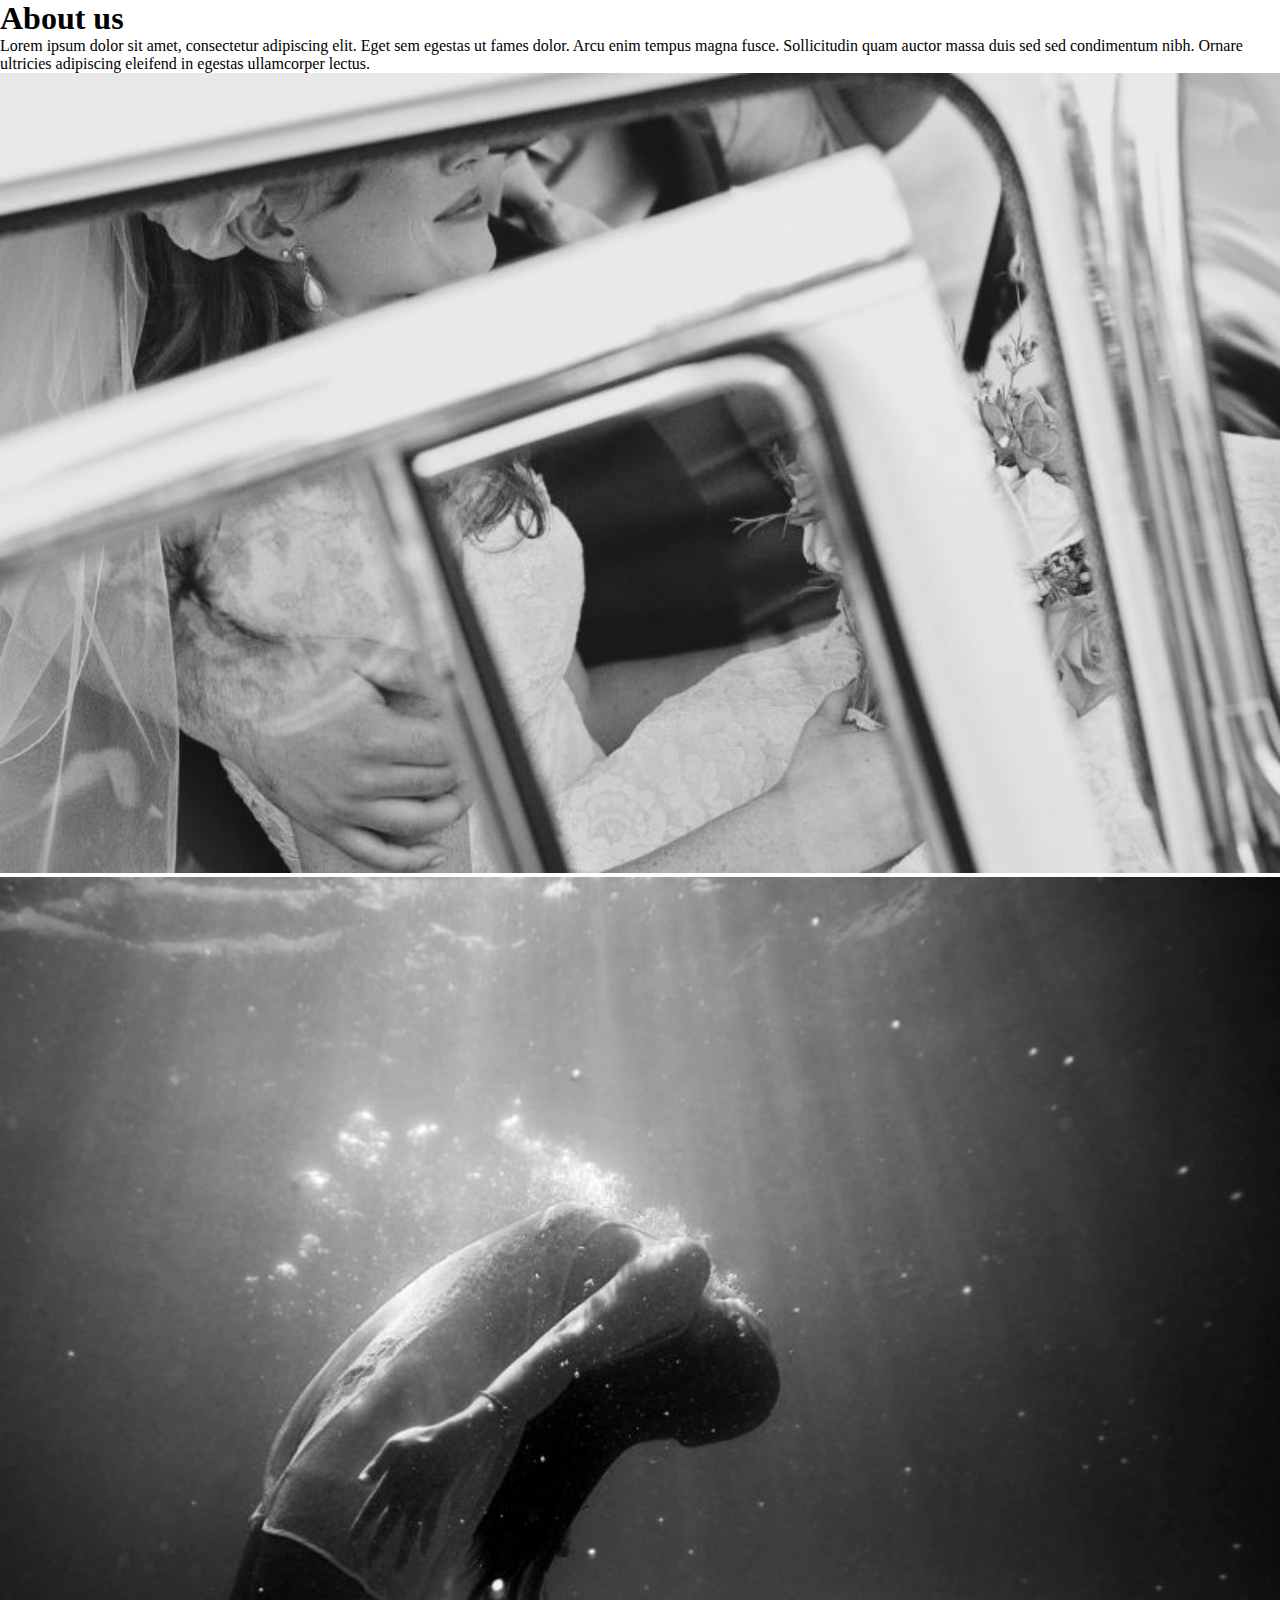
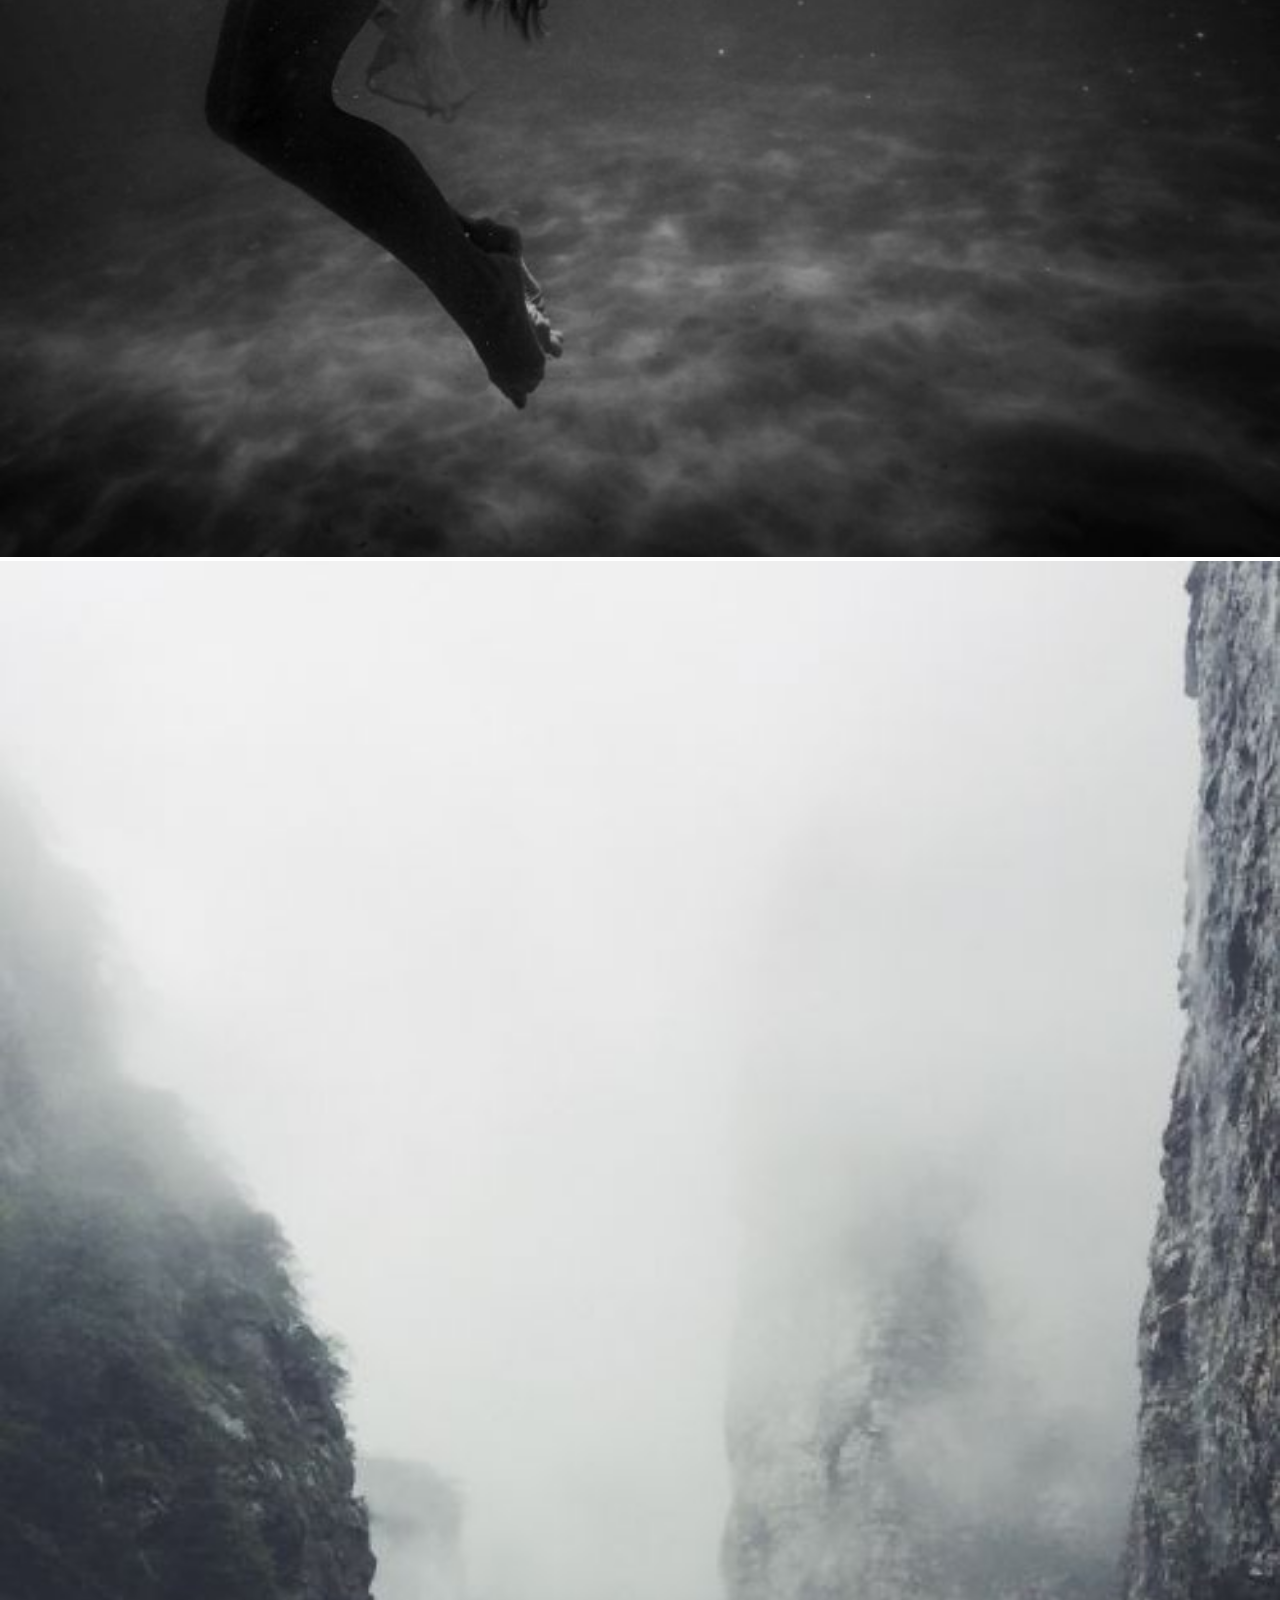
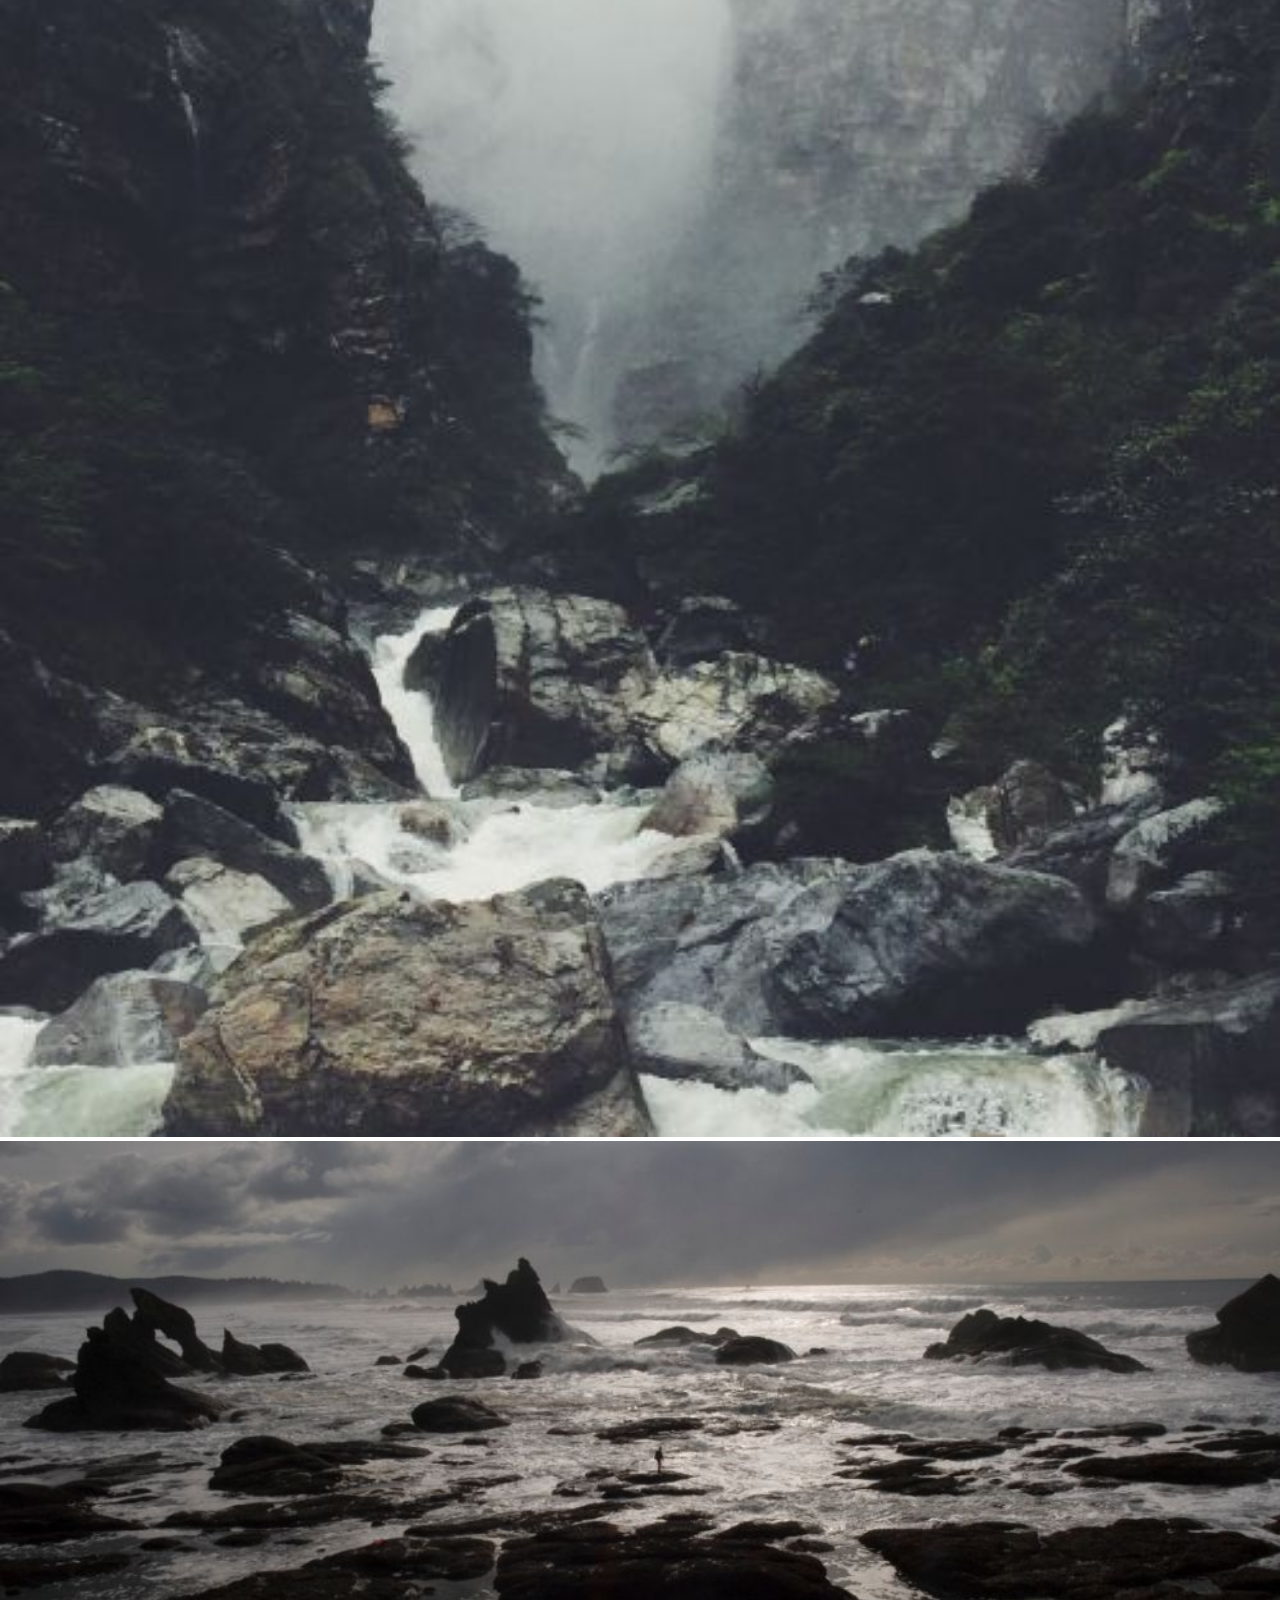
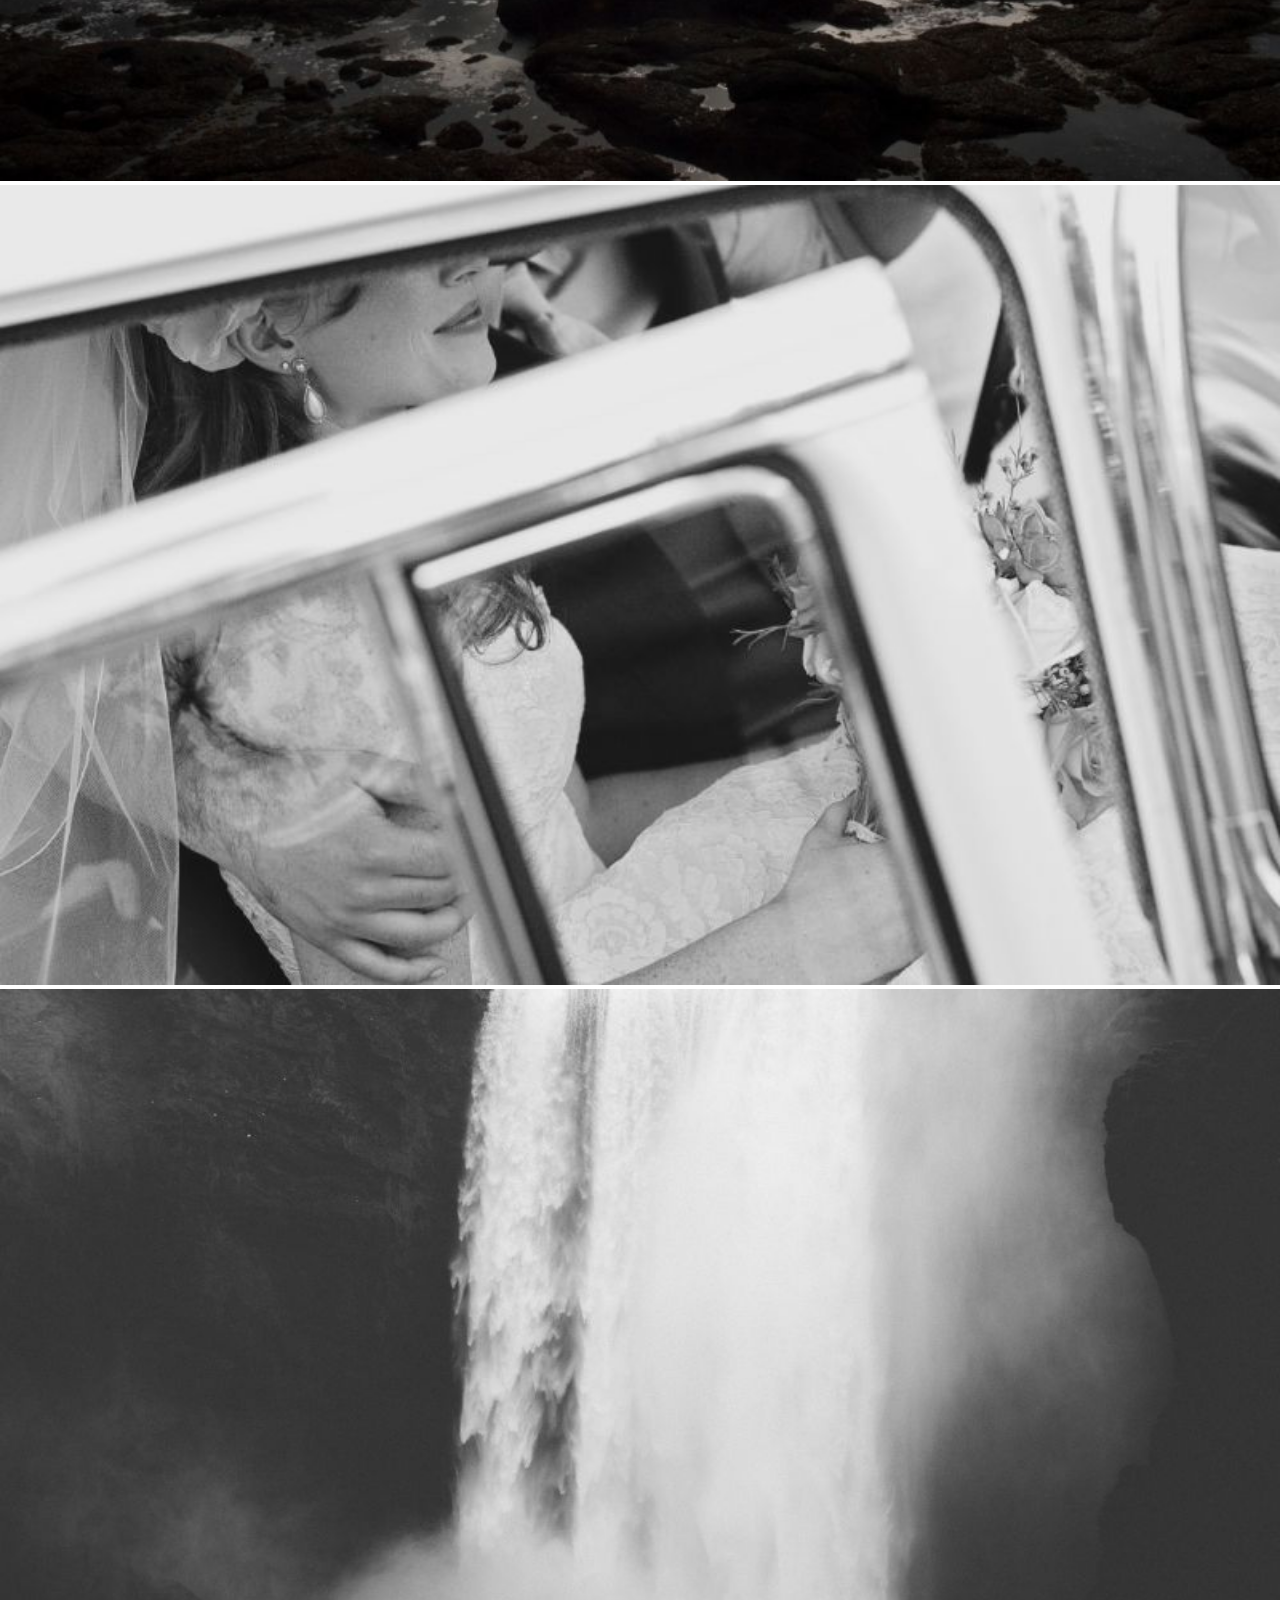
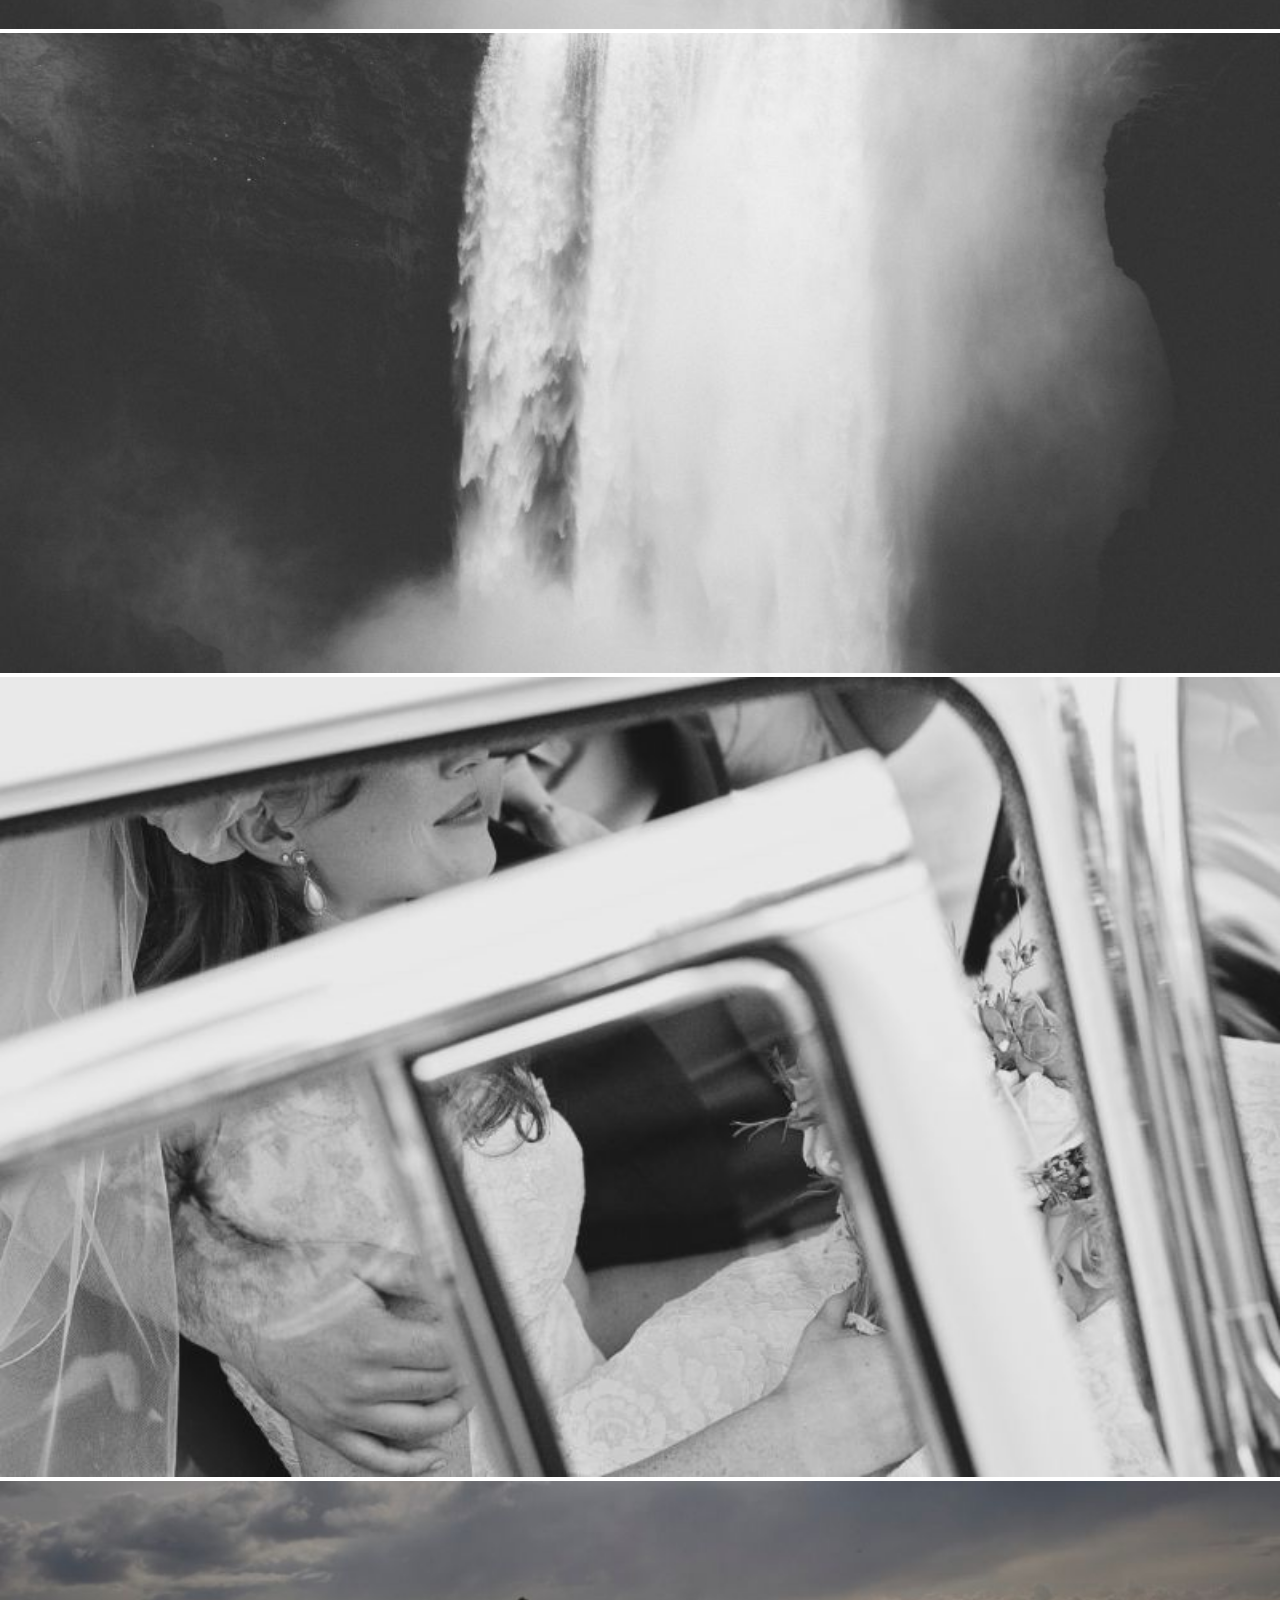
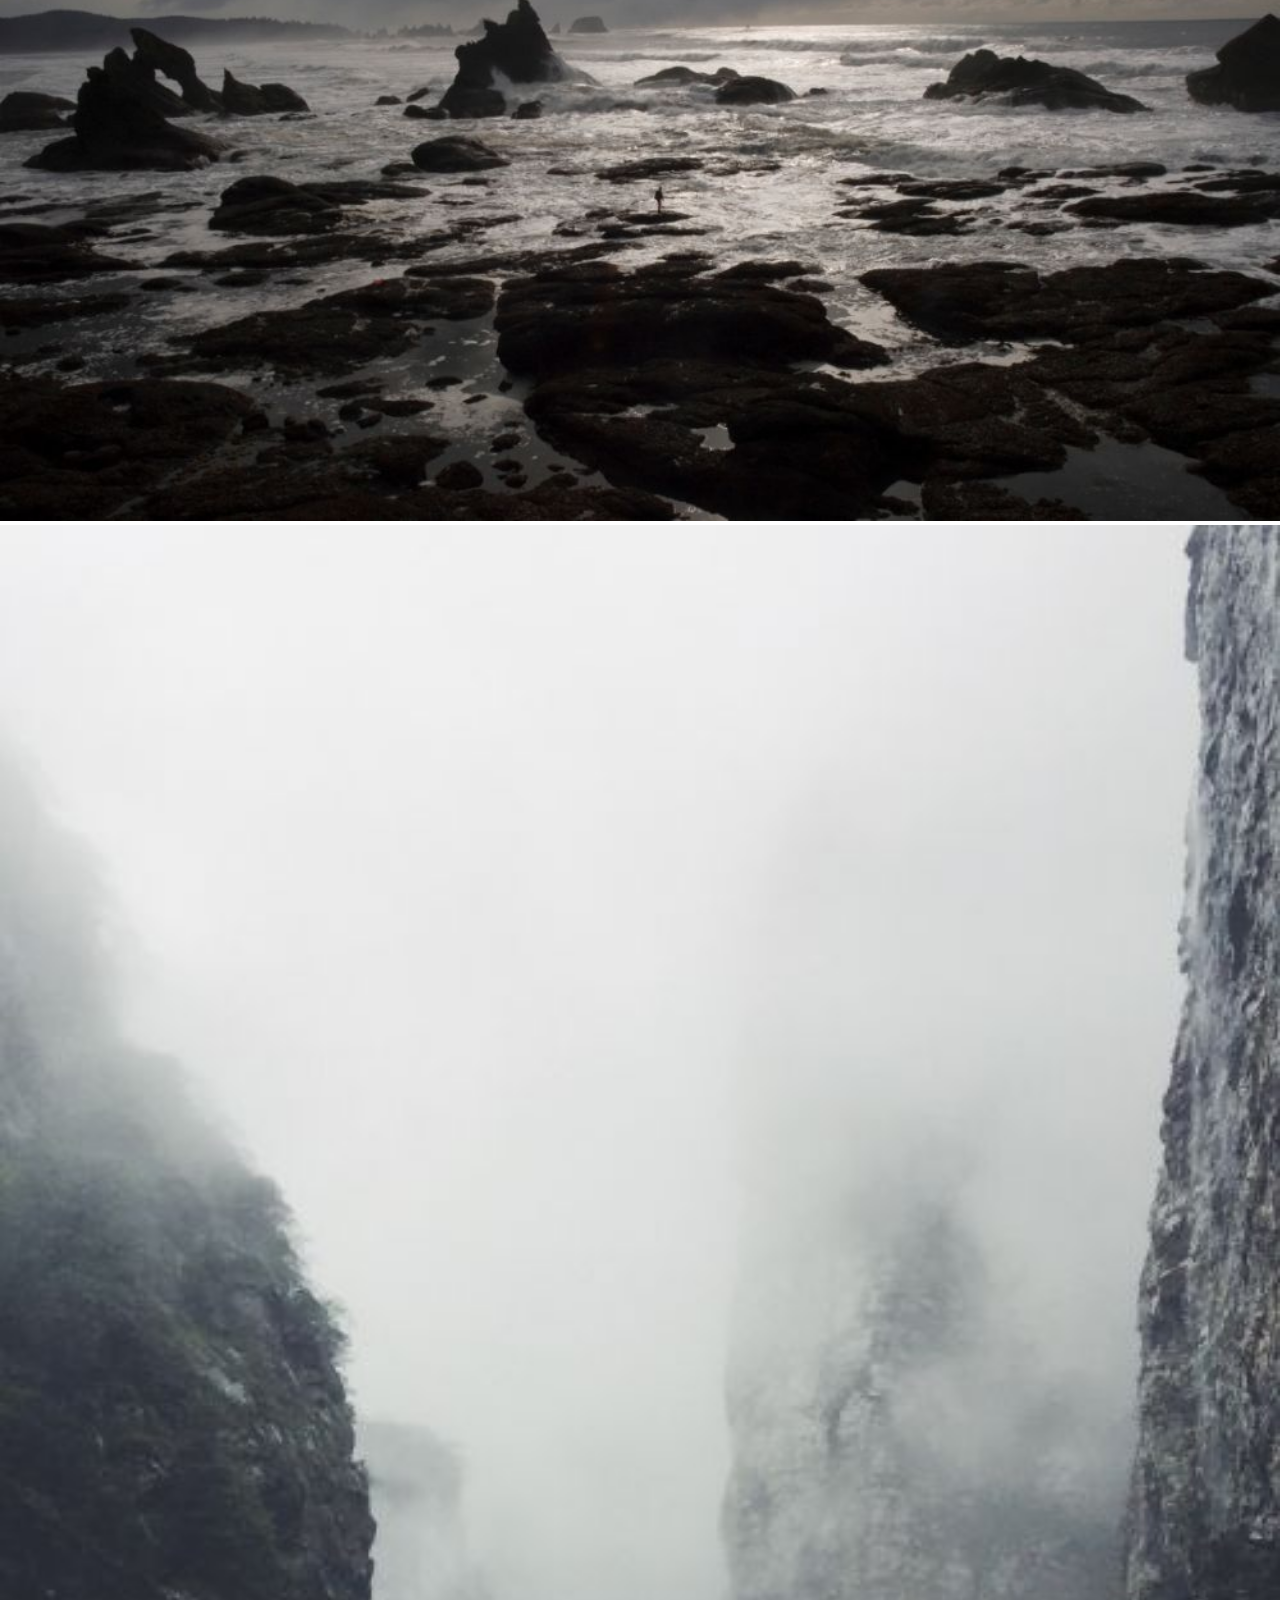
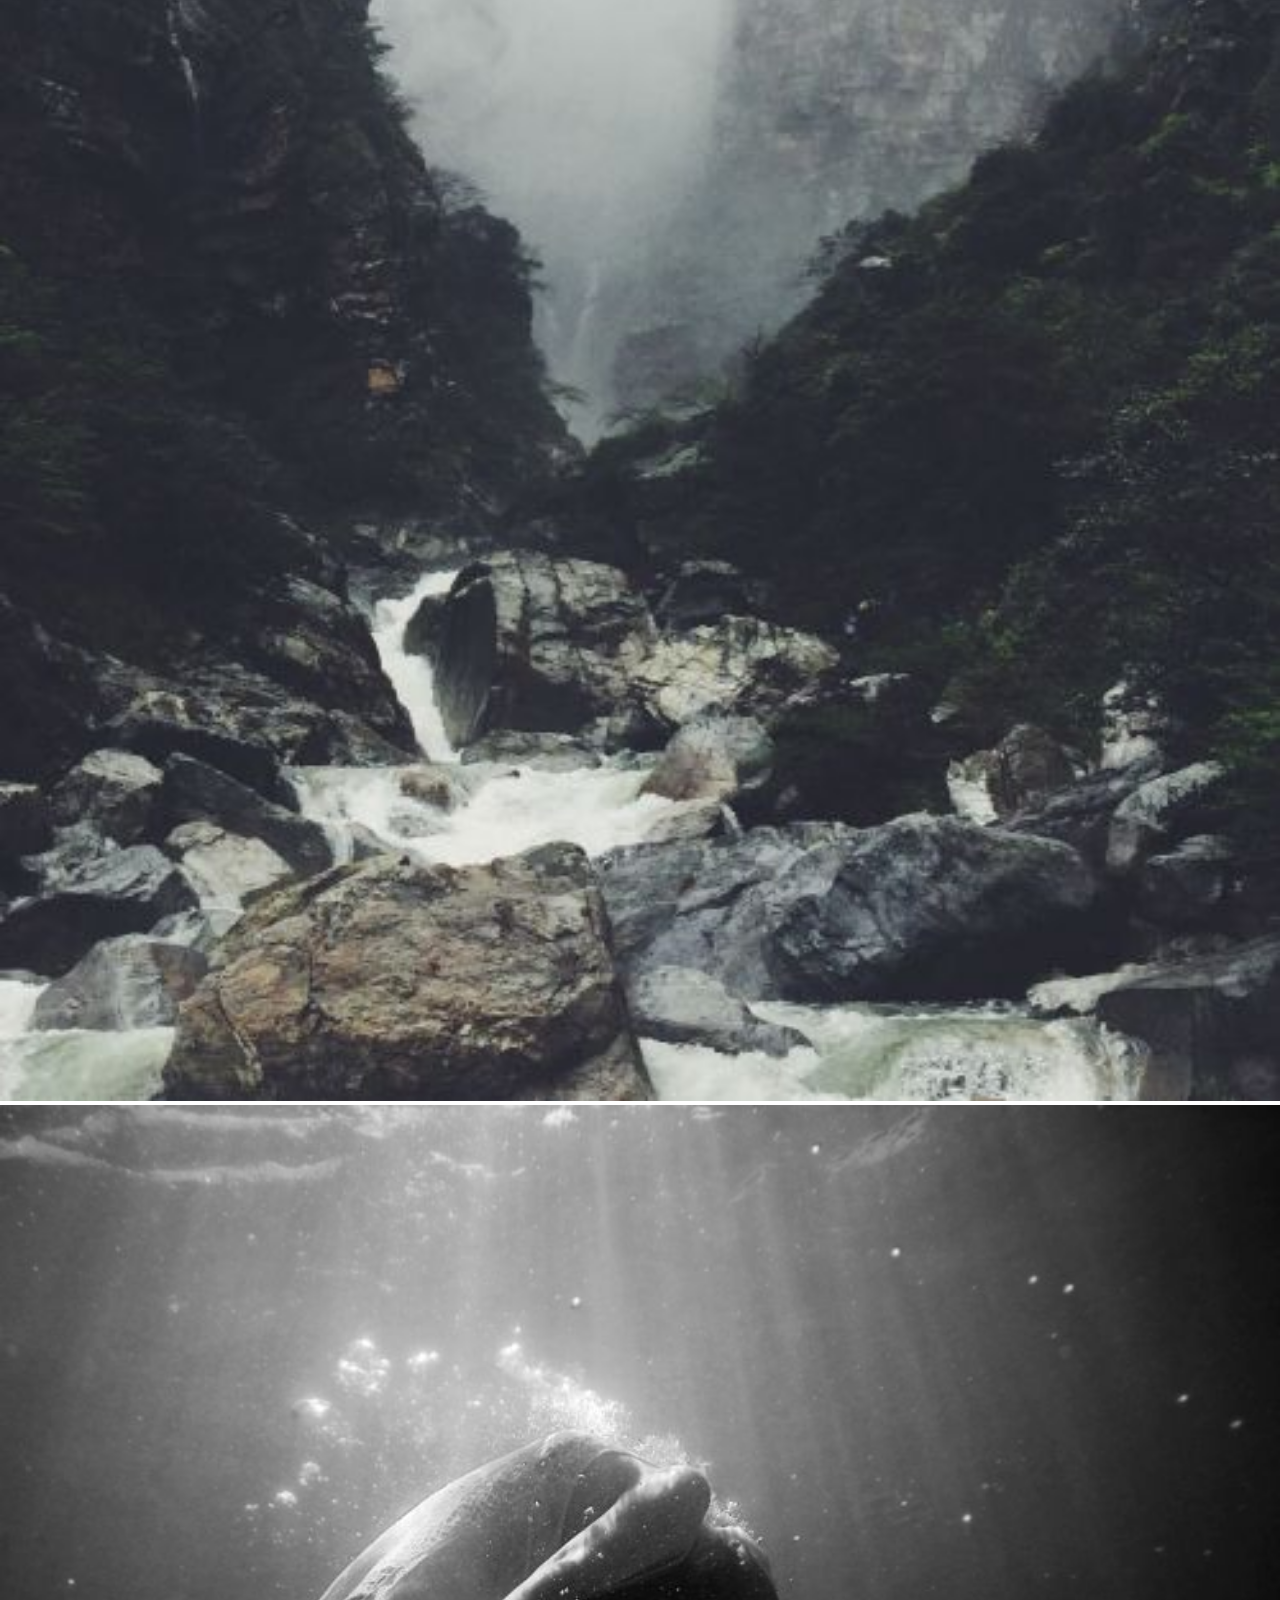
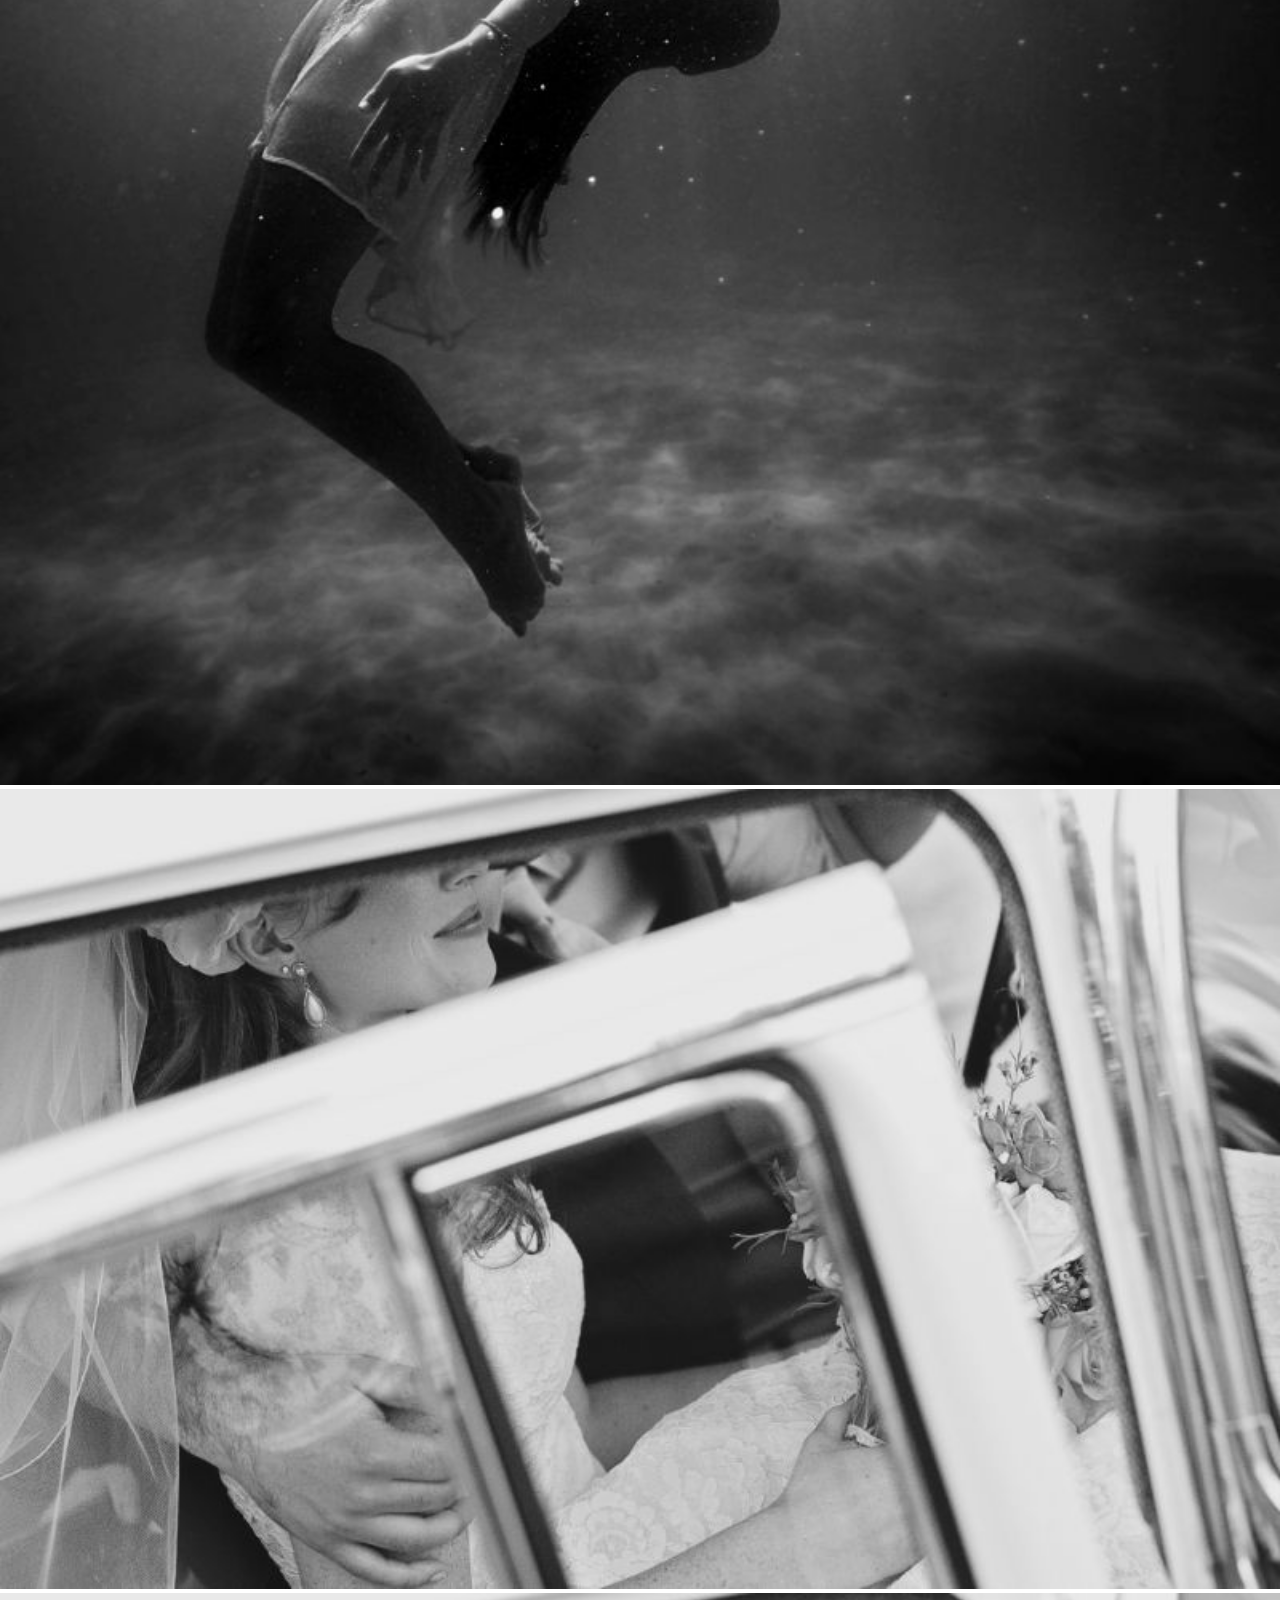
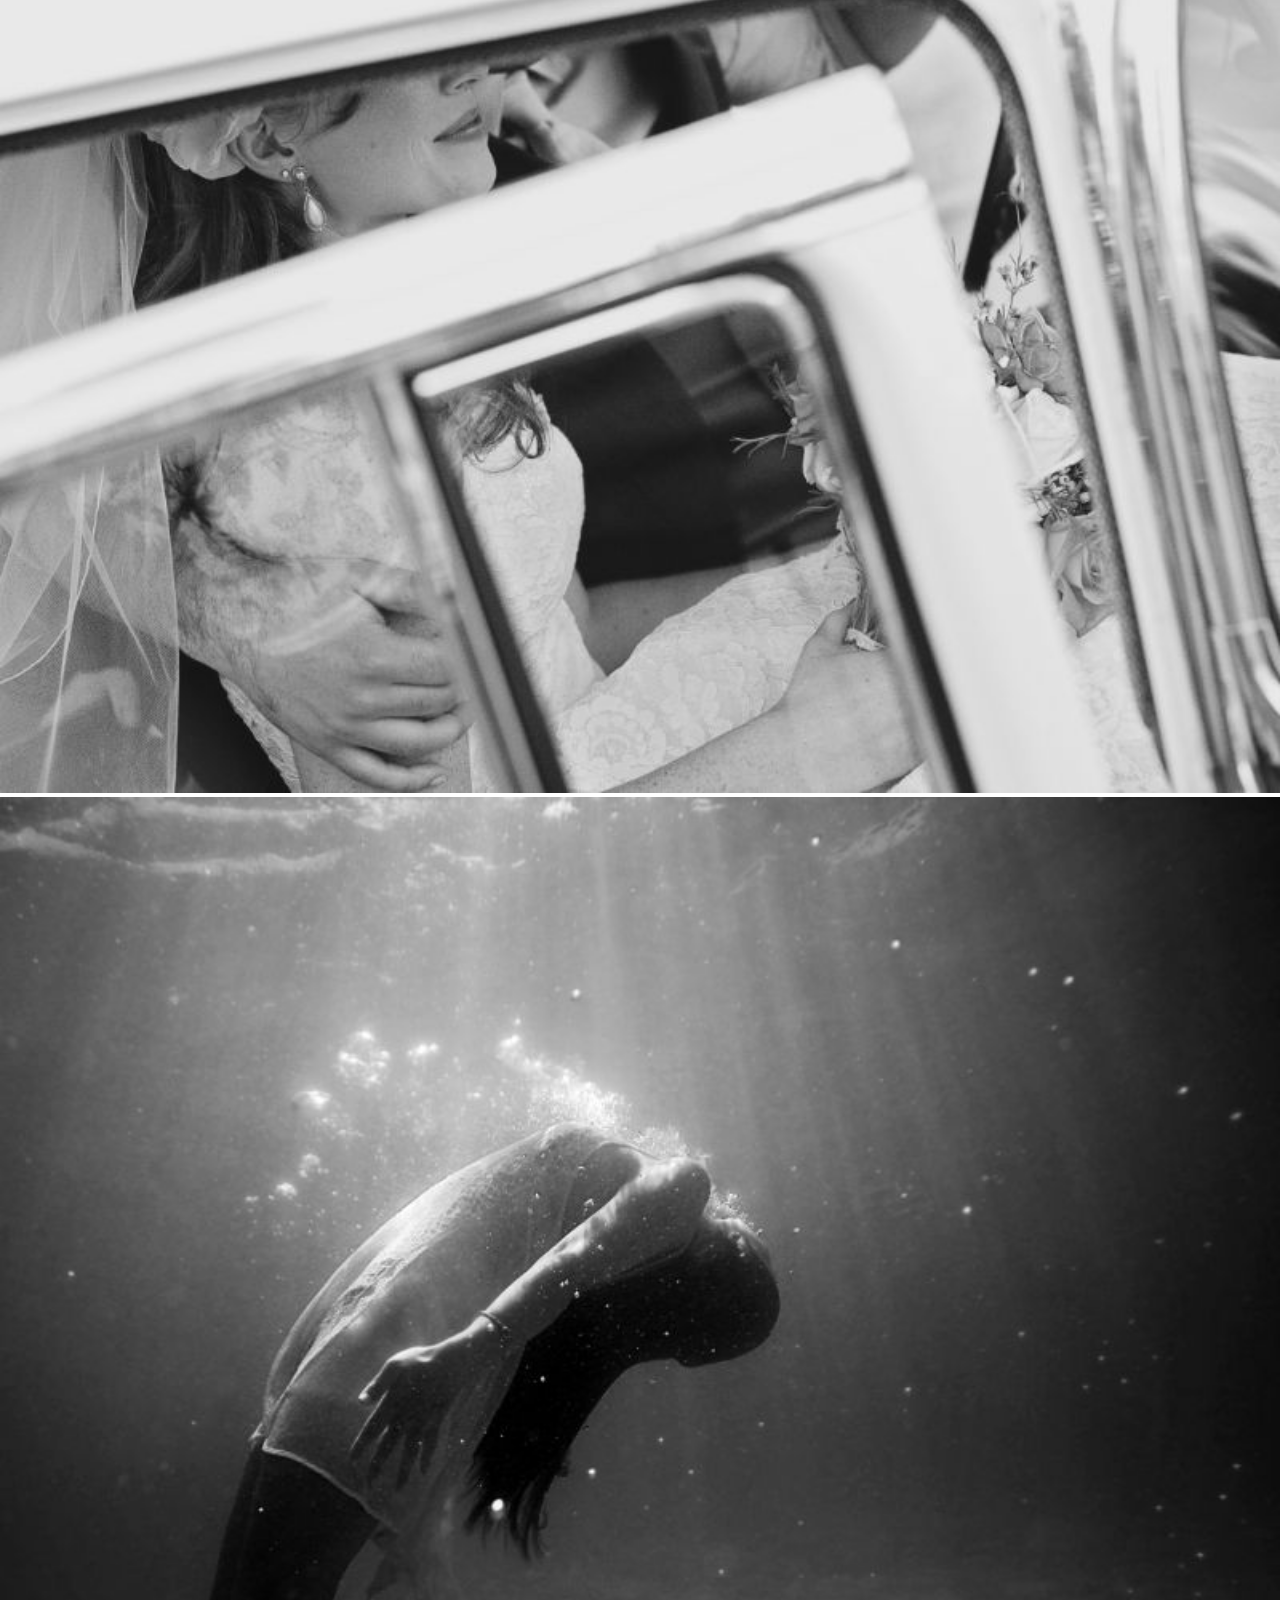
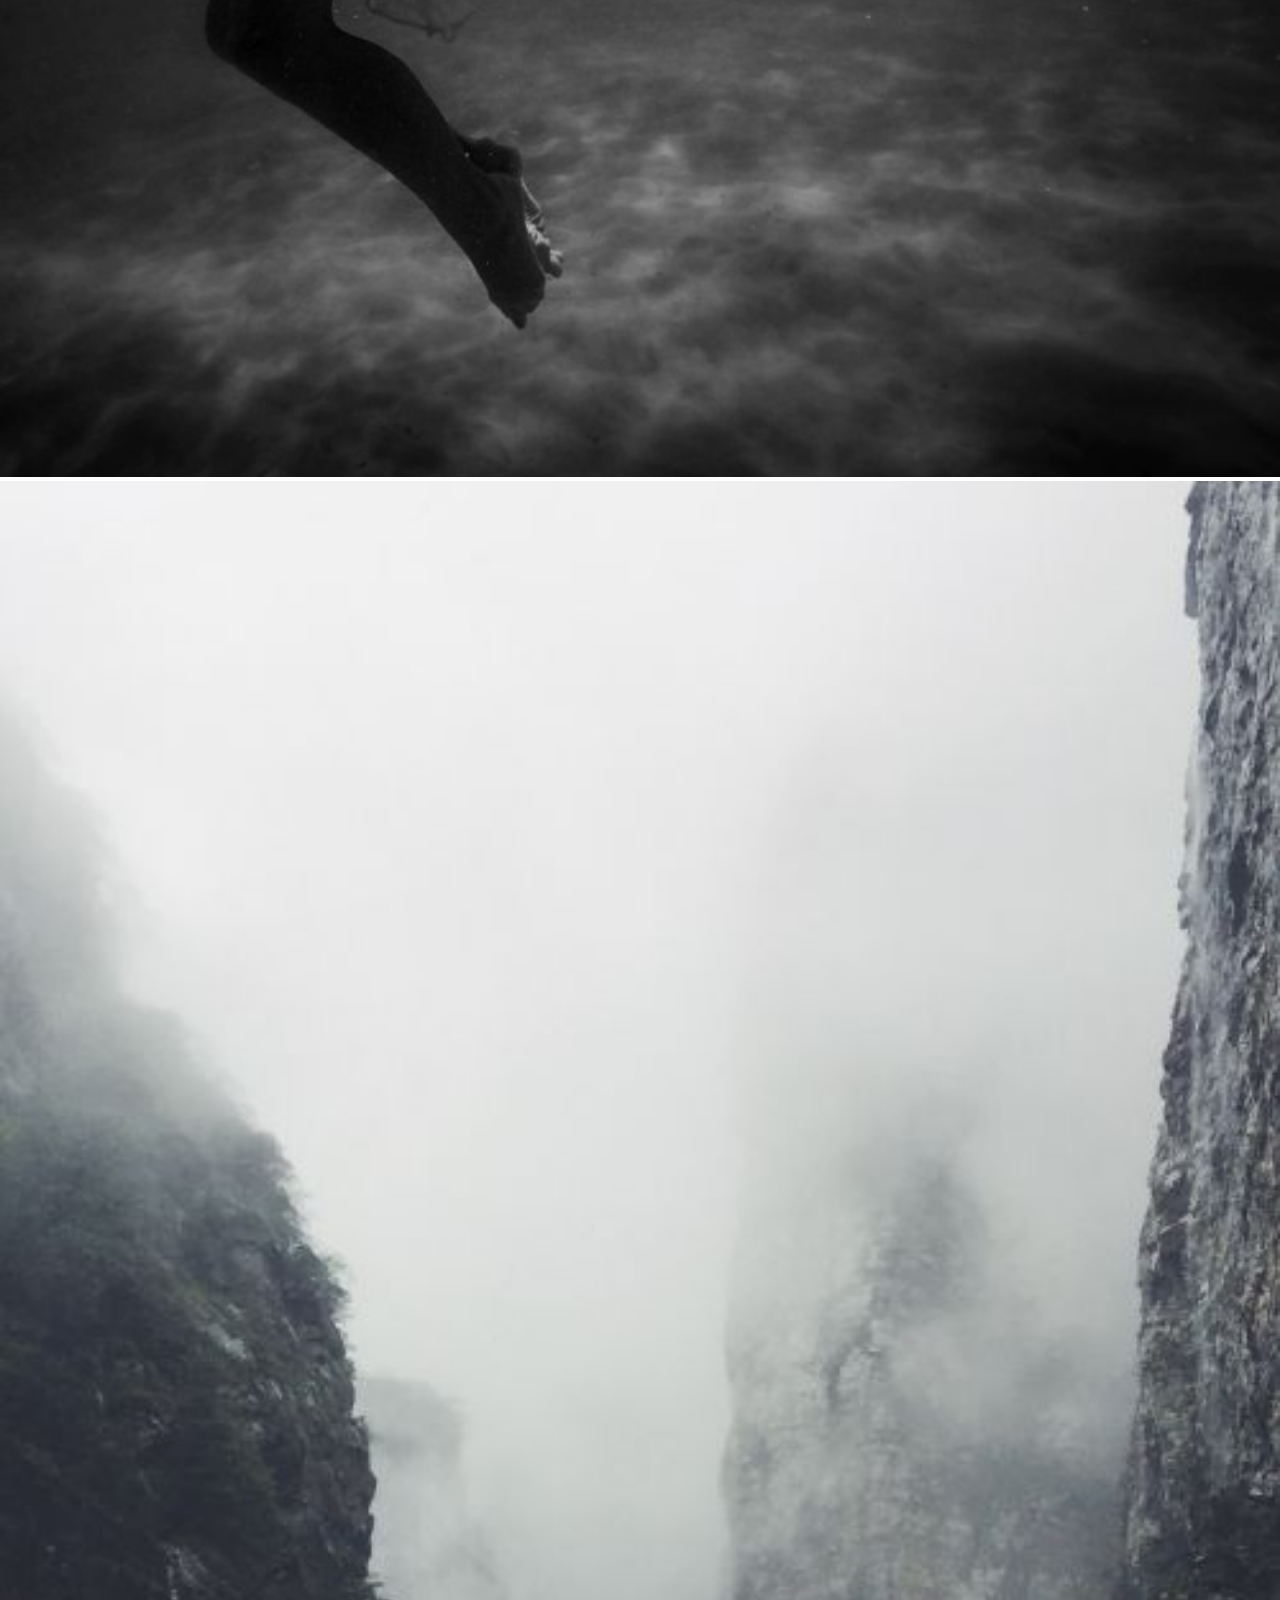
<file: about.html>
<!DOCTYPE html>
<html>

<head>
    <meta charset="UTF-8">
    <meta http-equiv="X-UA-Compatible" content="IE=edge">
    <meta name="viewport" content="width=device-width, initial-scale=1.0">
    <link rel="stylesheet" href="styles.css">
    <title>About</title>
</head>

<body>

    <div class="about-header">
        <h1>About us</h1>
    </div>
    <div class="about-body">
        <p>Lorem ipsum dolor sit amet, consectetur adipiscing elit. Eget sem egestas ut fames dolor. Arcu enim tempus
            magna fusce. Sollicitudin quam auctor massa duis sed sed condimentum nibh. Ornare ultricies adipiscing
            eleifend in egestas ullamcorper lectus. </p>
    </div>

    <div class="about-grid">
        <div class="about-row">
            <div class="about-column">
                <img id="myImg" onClick="image(this)" src="Assets/Images/1.jpg" style="width:100%">
                <img id="myImg" onClick="image(this)" src="Assets/Images/2.jpg" style="width:100%">
                <img id="myImg" onClick="image(this)" src="Assets/Images/3.jpg" style="width:100%">
                <img id="myImg" onClick="image(this)" src="Assets/Images/4.jpg" style="width:100%">
                <img id="myImg" onClick="image(this)" src="Assets/Images/5.jpg" style="width:100%">
                <img id="myImg" onClick="image(this)" src="Assets/Images/6.jpg" style="width:100%">
                
            </div>
            <div class="about-column">

                <img id="myImg" onClick="image(this)" src="Assets/Images/6.jpg" style="width:100%">
                <img id="myImg" onClick="image(this)" src="Assets/Images/5.jpg" style="width:100%">
                <img id="myImg" onClick="image(this)" src="Assets/Images/4.jpg" style="width:100%">
                <img id="myImg" onClick="image(this)" src="Assets/Images/3.jpg" style="width:100%">
                <img id="myImg" onClick="image(this)" src="Assets/Images/2.jpg" style="width:100%">
                <img id="myImg" onClick="image(this)" src="Assets/Images/1.jpg" style="width:100%">
   
            </div>
            
                <div class="about-column">
                    <img id="myImg" onClick="image(this)" src="Assets/Images/1.jpg" style="width:100%">
                    <img id="myImg" onClick="image(this)" src="Assets/Images/2.jpg" style="width:100%">
                    <img id="myImg" onClick="image(this)" src="Assets/Images/3.jpg" style="width:100%">
                    <img id="myImg" onClick="image(this)" src="Assets/Images/4.jpg" style="width:100%">
                    <img id="myImg" onClick="image(this)" src="Assets/Images/5.jpg" style="width:100%">
                    <img id="myImg" onClick="image(this)" src="Assets/Images/6.jpg" style="width:100%">

                </div>
                <div class="about-column">

                    <img id="myImg" onClick="image(this)" src="Assets/Images/6.jpg" style="width:100%">
                    <img id="myImg" onClick="image(this)" src="Assets/Images/5.jpg" style="width:100%">
                    <img id="myImg" onClick="image(this)" src="Assets/Images/4.jpg" style="width:100%">
                    <img id="myImg" onClick="image(this)" src="Assets/Images/3.jpg" style="width:100%">
                    <img id="myImg" onClick="image(this)" src="Assets/Images/2.jpg" style="width:100%">
                    <img id="myImg" onClick="image(this)" src="Assets/Images/1.jpg" style="width:100%">
                </div>
                <div id="myModal" class="modal">
                    <span class="close">&times;</span>
                    <img class="modal-content" id="img01">
                </div>
        </div>
        <script>
            // Get the modal
            var modal = document.getElementById("myModal");

            // Get the image and insert it inside the modal - use its "alt" text as a caption
            //var img = document.getElementById("myImg");
            var modalImg = document.getElementById("img01");
            var captionText = document.getElementById("caption");
    function image(img) {
                modal.style.display = "block";
                modalImg.src = img.src;
                //captionText.innerHTML = this.alt;
            }

            // Get the <span> element that closes the modal
            var span = document.getElementsByClassName("close")[0];

            // When the user clicks on <span> (x), close the modal
            span.onclick = function () {
                modal.style.display = "none";
            }

        </script>
</body>

</html>
</file>
<file: styles.css>
/* ----------------------------------------------
Variables
---------------------------------------------- */
:root{
    --nav-color:#B10F2E;
    --nav-font-color:#fff;
    --nav-line-color:#fff;
    --nav-hover-color:#fff;
}

/* ----------------------------------------------
Fonts
---------------------------------------------- */

@font-face {
    font-family: 'nav';
    src: url('./Assets/Fonts/Satoshi-Medium.ttf');
    font-weight:500;
    font-style:medium;
}

/* ---------------------------------
Formatting
--------------------------------- */

* ,  *::before , *::after{
    box-sizing: border-box;
    margin: 0;
    padding: 0;
}

img{
    width: 100%;
    height: auto;
}


li{
    list-style-type: none;
}

/* ---------------------------------
  Start of code
--------------------------------- */


.nav-item{
    position: relative;
    color: var(--nav-font-color);
    font-family:'nav';  
    transition: all 0.1s ease-in-out;
}
.nav-item:hover{
    opacity:1;
    color: var(--nav-hover-color);
    cursor: pointer;
}

.nav-item::after{
    content: "";
    position: absolute;
    width: 0;
    height:2px;
    color:var(--nav-font-color);
    border-radius:20px;
    background-color:var(--nav-line-color);
    left: 0;
    bottom:-0.2rem;
    transition: all 0.2s ease-in-out;
}

.nav-item:hover::after{
    width:100%;
    background-color: var(--nav-hover-color);
}


.nav{
    width: 100%;
    display:flex;
    position:fixed;
    background-color: var(--nav-color);
    height:4rem;
    padding:0 0 0 1rem;
    
}

.navigation--{
    width: 100%;
    max-width: 650px;
    display:flex;
    padding-left:1rem;
    margin-left:auto;
    align-items:center;
    justify-content: space-around;
}



.logo{
    position:relative;
    max-width:50px;
    max-height:50px;
    top:50%;
    transform:translateY(-50%);
}

.more{
    background-color:#B10F2E;
    padding:0.5rem;
    border:1px solid #fff;
    color:#fff;
    transition:transform .2s ease-in-out;
}

.more:hover{
    cursor:pointer;
    transform :scale(1.05);
}
 
.sub-menu{
    opacity:1;              
    position:absolute;
    margin-top:1.9rem;
    left:0;
    transform:translateX(-10%);
    border-radius:10px;
}

.wrapper::after{
    position:absolute;
    content:'';    
    height:0;
    width: 0;
    transform:translateY(11.5px);
    left:2px;
    border-left:9px solid transparent;
    border-top:10px solid transparent;
    border-right:9px solid transparent;
    border-bottom:10px solid var(--nav-color);
}

.container{
    position:relative;
    top:4rem;
    width:100%;
    height:35rem;
    background-color:rgb(255, 0, 98);
    /* background-image: url(); */
}

.overlay{
    position:absolute;
    top:45%;
    left:10%;
    transform:translateY(-50%);
    font-family: sans-serif;
    padding:2rem 2.5rem;
    border-radius:6px;
    background-color:rgba(199, 190, 190, 0.5);
}

p.heading{
    font-size: 2.5rem;
}

p.caption{
    margin-top:0.5rem;
    font-size:1.17rem;
}

.membership-heading{
    position: relative;
    text-align:center;
    font-family:arial;
    top:20vh;
}

.heading--membership{
    font-size:2rem;
    text-decoration:underline;

}

.boxes{
    position: relative;
}

.mid-box{
    max-width:300px;
    margin:0 auto;
    border:1px solid red;
    padding:3px 0;
}

.mid-box::before{
    content:"Membership";
    position:absolute;
}

.boxes{
    margin-top:10rem;
}

@media all and (max-width:692px){
     /* using JS mobile*/
}
</file>
